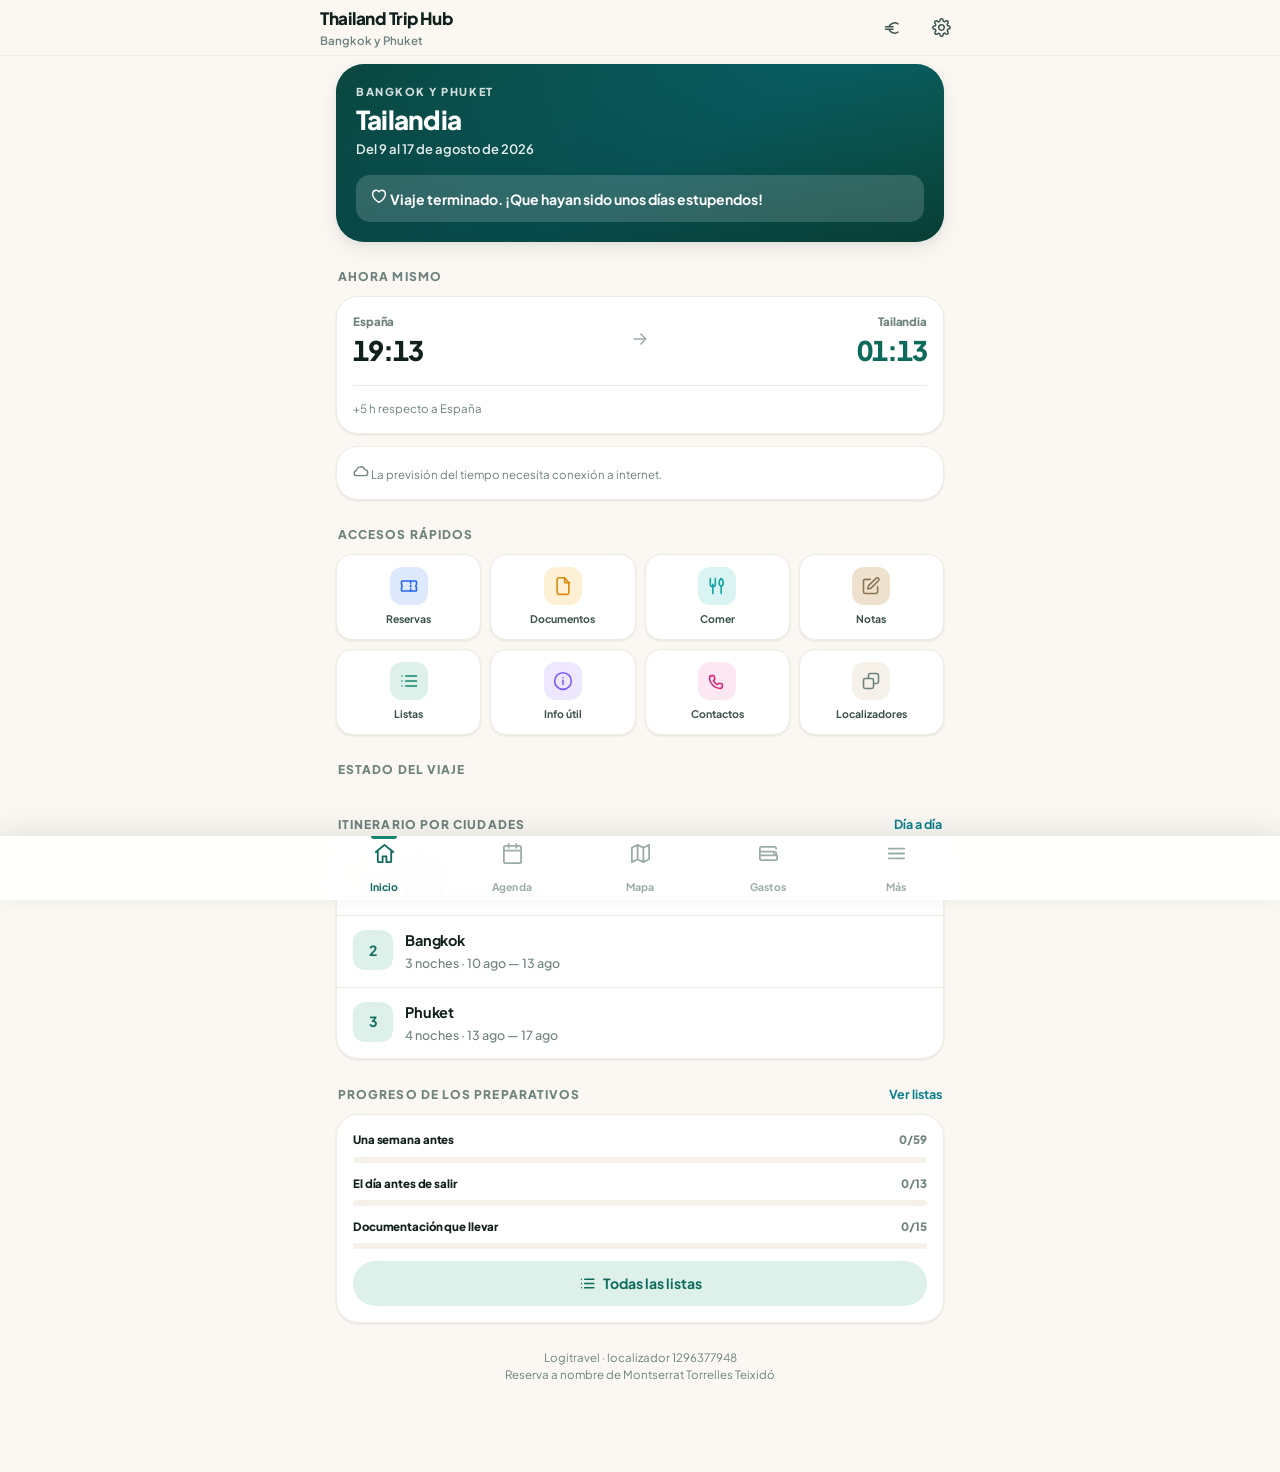
<file: docs/index.html>
<!DOCTYPE html>
<html lang="es">
<head>
<meta charset="utf-8">
<meta name="viewport" content="width=device-width, initial-scale=1, viewport-fit=cover, maximum-scale=5">
<title>Thailand Trip Hub</title>
<meta name="description" content="Organizador del viaje a Tailandia: agenda, vuelos, hoteles, excursiones, mapa, documentos, listas y gastos.">
<meta name="robots" content="noindex, nofollow, noarchive">
<meta name="googlebot" content="noindex, nofollow">
<meta name="theme-color" content="#0B4F45">
<meta name="apple-mobile-web-app-capable" content="yes">
<meta name="apple-mobile-web-app-status-bar-style" content="black-translucent">
<meta name="apple-mobile-web-app-title" content="Tailandia">
<link rel="manifest" href="./manifest.webmanifest">
<link rel="icon" href="./assets/icons/icon.svg" type="image/svg+xml">
<link rel="apple-touch-icon" href="./assets/icons/icon-192.png">
<link rel="preconnect" href="https://fonts.googleapis.com">
<link rel="preconnect" href="https://fonts.gstatic.com" crossorigin>
<link href="https://fonts.googleapis.com/css2?family=Plus+Jakarta+Sans:wght@400;500;600;700;800&display=swap" rel="stylesheet">
<link rel="stylesheet" href="./vendor/leaflet.css">
<link rel="stylesheet" href="./css/styles.css">
</head>
<body>

<div id="boot" class="boot">
  <div class="boot-mark">
    <svg viewBox="0 0 48 48" width="56" height="56" aria-hidden="true">
      <circle cx="24" cy="24" r="22" fill="none" stroke="rgba(255,255,255,.25)" stroke-width="3"/>
      <circle cx="24" cy="24" r="22" fill="none" stroke="#FFB4A2" stroke-width="3"
              stroke-linecap="round" stroke-dasharray="34 104">
        <animateTransform attributeName="transform" type="rotate" from="0 24 24" to="360 24 24"
                          dur="1s" repeatCount="indefinite"/>
      </circle>
    </svg>
    <p>Thailand Trip Hub</p>
  </div>
</div>

<div id="app" hidden>
  <header id="topbar" class="topbar"></header>
  <main id="view" class="view" tabindex="-1"></main>
  <nav id="tabbar" class="tabbar" aria-label="Navegación principal"></nav>
</div>

<div id="modal-root"></div>
<div id="toast-root" class="toast-root" role="status" aria-live="polite"></div>

<noscript>
  <div style="padding:2rem;font-family:sans-serif">
    Esta aplicación necesita JavaScript activado.
  </div>
</noscript>

<script src="./vendor/leaflet.js" defer></script>
<script type="module" src="./js/app.js"></script>
</body>
</html>
</file>
<file: docs/vendor/leaflet.css>
/* required styles */

.leaflet-pane,
.leaflet-tile,
.leaflet-marker-icon,
.leaflet-marker-shadow,
.leaflet-tile-container,
.leaflet-pane > svg,
.leaflet-pane > canvas,
.leaflet-zoom-box,
.leaflet-image-layer,
.leaflet-layer {
	position: absolute;
	left: 0;
	top: 0;
	}
.leaflet-container {
	overflow: hidden;
	}
.leaflet-tile,
.leaflet-marker-icon,
.leaflet-marker-shadow {
	-webkit-user-select: none;
	   -moz-user-select: none;
	        user-select: none;
	  -webkit-user-drag: none;
	}
/* Prevents IE11 from highlighting tiles in blue */
.leaflet-tile::selection {
	background: transparent;
}
/* Safari renders non-retina tile on retina better with this, but Chrome is worse */
.leaflet-safari .leaflet-tile {
	image-rendering: -webkit-optimize-contrast;
	}
/* hack that prevents hw layers "stretching" when loading new tiles */
.leaflet-safari .leaflet-tile-container {
	width: 1600px;
	height: 1600px;
	-webkit-transform-origin: 0 0;
	}
.leaflet-marker-icon,
.leaflet-marker-shadow {
	display: block;
	}
/* .leaflet-container svg: reset svg max-width decleration shipped in Joomla! (joomla.org) 3.x */
/* .leaflet-container img: map is broken in FF if you have max-width: 100% on tiles */
.leaflet-container .leaflet-overlay-pane svg {
	max-width: none !important;
	max-height: none !important;
	}
.leaflet-container .leaflet-marker-pane img,
.leaflet-container .leaflet-shadow-pane img,
.leaflet-container .leaflet-tile-pane img,
.leaflet-container img.leaflet-image-layer,
.leaflet-container .leaflet-tile {
	max-width: none !important;
	max-height: none !important;
	width: auto;
	padding: 0;
	}

.leaflet-container img.leaflet-tile {
	/* See: https://bugs.chromium.org/p/chromium/issues/detail?id=600120 */
	mix-blend-mode: plus-lighter;
}

.leaflet-container.leaflet-touch-zoom {
	-ms-touch-action: pan-x pan-y;
	touch-action: pan-x pan-y;
	}
.leaflet-container.leaflet-touch-drag {
	-ms-touch-action: pinch-zoom;
	/* Fallback for FF which doesn't support pinch-zoom */
	touch-action: none;
	touch-action: pinch-zoom;
}
.leaflet-container.leaflet-touch-drag.leaflet-touch-zoom {
	-ms-touch-action: none;
	touch-action: none;
}
.leaflet-container {
	-webkit-tap-highlight-color: transparent;
}
.leaflet-container a {
	-webkit-tap-highlight-color: rgba(51, 181, 229, 0.4);
}
.leaflet-tile {
	filter: inherit;
	visibility: hidden;
	}
.leaflet-tile-loaded {
	visibility: inherit;
	}
.leaflet-zoom-box {
	width: 0;
	height: 0;
	-moz-box-sizing: border-box;
	     box-sizing: border-box;
	z-index: 800;
	}
/* workaround for https://bugzilla.mozilla.org/show_bug.cgi?id=888319 */
.leaflet-overlay-pane svg {
	-moz-user-select: none;
	}

.leaflet-pane         { z-index: 400; }

.leaflet-tile-pane    { z-index: 200; }
.leaflet-overlay-pane { z-index: 400; }
.leaflet-shadow-pane  { z-index: 500; }
.leaflet-marker-pane  { z-index: 600; }
.leaflet-tooltip-pane   { z-index: 650; }
.leaflet-popup-pane   { z-index: 700; }

.leaflet-map-pane canvas { z-index: 100; }
.leaflet-map-pane svg    { z-index: 200; }

.leaflet-vml-shape {
	width: 1px;
	height: 1px;
	}
.lvml {
	behavior: url(#default#VML);
	display: inline-block;
	position: absolute;
	}


/* control positioning */

.leaflet-control {
	position: relative;
	z-index: 800;
	pointer-events: visiblePainted; /* IE 9-10 doesn't have auto */
	pointer-events: auto;
	}
.leaflet-top,
.leaflet-bottom {
	position: absolute;
	z-index: 1000;
	pointer-events: none;
	}
.leaflet-top {
	top: 0;
	}
.leaflet-right {
	right: 0;
	}
.leaflet-bottom {
	bottom: 0;
	}
.leaflet-left {
	left: 0;
	}
.leaflet-control {
	float: left;
	clear: both;
	}
.leaflet-right .leaflet-control {
	float: right;
	}
.leaflet-top .leaflet-control {
	margin-top: 10px;
	}
.leaflet-bottom .leaflet-control {
	margin-bottom: 10px;
	}
.leaflet-left .leaflet-control {
	margin-left: 10px;
	}
.leaflet-right .leaflet-control {
	margin-right: 10px;
	}


/* zoom and fade animations */

.leaflet-fade-anim .leaflet-popup {
	opacity: 0;
	-webkit-transition: opacity 0.2s linear;
	   -moz-transition: opacity 0.2s linear;
	        transition: opacity 0.2s linear;
	}
.leaflet-fade-anim .leaflet-map-pane .leaflet-popup {
	opacity: 1;
	}
.leaflet-zoom-animated {
	-webkit-transform-origin: 0 0;
	    -ms-transform-origin: 0 0;
	        transform-origin: 0 0;
	}
svg.leaflet-zoom-animated {
	will-change: transform;
}

.leaflet-zoom-anim .leaflet-zoom-animated {
	-webkit-transition: -webkit-transform 0.25s cubic-bezier(0,0,0.25,1);
	   -moz-transition:    -moz-transform 0.25s cubic-bezier(0,0,0.25,1);
	        transition:         transform 0.25s cubic-bezier(0,0,0.25,1);
	}
.leaflet-zoom-anim .leaflet-tile,
.leaflet-pan-anim .leaflet-tile {
	-webkit-transition: none;
	   -moz-transition: none;
	        transition: none;
	}

.leaflet-zoom-anim .leaflet-zoom-hide {
	visibility: hidden;
	}


/* cursors */

.leaflet-interactive {
	cursor: pointer;
	}
.leaflet-grab {
	cursor: -webkit-grab;
	cursor:    -moz-grab;
	cursor:         grab;
	}
.leaflet-crosshair,
.leaflet-crosshair .leaflet-interactive {
	cursor: crosshair;
	}
.leaflet-popup-pane,
.leaflet-control {
	cursor: auto;
	}
.leaflet-dragging .leaflet-grab,
.leaflet-dragging .leaflet-grab .leaflet-interactive,
.leaflet-dragging .leaflet-marker-draggable {
	cursor: move;
	cursor: -webkit-grabbing;
	cursor:    -moz-grabbing;
	cursor:         grabbing;
	}

/* marker & overlays interactivity */
.leaflet-marker-icon,
.leaflet-marker-shadow,
.leaflet-image-layer,
.leaflet-pane > svg path,
.leaflet-tile-container {
	pointer-events: none;
	}

.leaflet-marker-icon.leaflet-interactive,
.leaflet-image-layer.leaflet-interactive,
.leaflet-pane > svg path.leaflet-interactive,
svg.leaflet-image-layer.leaflet-interactive path {
	pointer-events: visiblePainted; /* IE 9-10 doesn't have auto */
	pointer-events: auto;
	}

/* visual tweaks */

.leaflet-container {
	background: #ddd;
	outline-offset: 1px;
	}
.leaflet-container a {
	color: #0078A8;
	}
.leaflet-zoom-box {
	border: 2px dotted #38f;
	background: rgba(255,255,255,0.5);
	}


/* general typography */
.leaflet-container {
	font-family: "Helvetica Neue", Arial, Helvetica, sans-serif;
	font-size: 12px;
	font-size: 0.75rem;
	line-height: 1.5;
	}


/* general toolbar styles */

.leaflet-bar {
	box-shadow: 0 1px 5px rgba(0,0,0,0.65);
	border-radius: 4px;
	}
.leaflet-bar a {
	background-color: #fff;
	border-bottom: 1px solid #ccc;
	width: 26px;
	height: 26px;
	line-height: 26px;
	display: block;
	text-align: center;
	text-decoration: none;
	color: black;
	}
.leaflet-bar a,
.leaflet-control-layers-toggle {
	background-position: 50% 50%;
	background-repeat: no-repeat;
	display: block;
	}
.leaflet-bar a:hover,
.leaflet-bar a:focus {
	background-color: #f4f4f4;
	}
.leaflet-bar a:first-child {
	border-top-left-radius: 4px;
	border-top-right-radius: 4px;
	}
.leaflet-bar a:last-child {
	border-bottom-left-radius: 4px;
	border-bottom-right-radius: 4px;
	border-bottom: none;
	}
.leaflet-bar a.leaflet-disabled {
	cursor: default;
	background-color: #f4f4f4;
	color: #bbb;
	}

.leaflet-touch .leaflet-bar a {
	width: 30px;
	height: 30px;
	line-height: 30px;
	}
.leaflet-touch .leaflet-bar a:first-child {
	border-top-left-radius: 2px;
	border-top-right-radius: 2px;
	}
.leaflet-touch .leaflet-bar a:last-child {
	border-bottom-left-radius: 2px;
	border-bottom-right-radius: 2px;
	}

/* zoom control */

.leaflet-control-zoom-in,
.leaflet-control-zoom-out {
	font: bold 18px 'Lucida Console', Monaco, monospace;
	text-indent: 1px;
	}

.leaflet-touch .leaflet-control-zoom-in, .leaflet-touch .leaflet-control-zoom-out  {
	font-size: 22px;
	}


/* layers control */

.leaflet-control-layers {
	box-shadow: 0 1px 5px rgba(0,0,0,0.4);
	background: #fff;
	border-radius: 5px;
	}
.leaflet-control-layers-toggle {
	background-image: url(images/layers.png);
	width: 36px;
	height: 36px;
	}
.leaflet-retina .leaflet-control-layers-toggle {
	background-image: url(images/layers-2x.png);
	background-size: 26px 26px;
	}
.leaflet-touch .leaflet-control-layers-toggle {
	width: 44px;
	height: 44px;
	}
.leaflet-control-layers .leaflet-control-layers-list,
.leaflet-control-layers-expanded .leaflet-control-layers-toggle {
	display: none;
	}
.leaflet-control-layers-expanded .leaflet-control-layers-list {
	display: block;
	position: relative;
	}
.leaflet-control-layers-expanded {
	padding: 6px 10px 6px 6px;
	color: #333;
	background: #fff;
	}
.leaflet-control-layers-scrollbar {
	overflow-y: scroll;
	overflow-x: hidden;
	padding-right: 5px;
	}
.leaflet-control-layers-selector {
	margin-top: 2px;
	position: relative;
	top: 1px;
	}
.leaflet-control-layers label {
	display: block;
	font-size: 13px;
	font-size: 1.08333em;
	}
.leaflet-control-layers-separator {
	height: 0;
	border-top: 1px solid #ddd;
	margin: 5px -10px 5px -6px;
	}

/* Default icon URLs */
.leaflet-default-icon-path { /* used only in path-guessing heuristic, see L.Icon.Default */
	background-image: url(images/marker-icon.png);
	}


/* attribution and scale controls */

.leaflet-container .leaflet-control-attribution {
	background: #fff;
	background: rgba(255, 255, 255, 0.8);
	margin: 0;
	}
.leaflet-control-attribution,
.leaflet-control-scale-line {
	padding: 0 5px;
	color: #333;
	line-height: 1.4;
	}
.leaflet-control-attribution a {
	text-decoration: none;
	}
.leaflet-control-attribution a:hover,
.leaflet-control-attribution a:focus {
	text-decoration: underline;
	}
.leaflet-attribution-flag {
	display: inline !important;
	vertical-align: baseline !important;
	width: 1em;
	height: 0.6669em;
	}
.leaflet-left .leaflet-control-scale {
	margin-left: 5px;
	}
.leaflet-bottom .leaflet-control-scale {
	margin-bottom: 5px;
	}
.leaflet-control-scale-line {
	border: 2px solid #777;
	border-top: none;
	line-height: 1.1;
	padding: 2px 5px 1px;
	white-space: nowrap;
	-moz-box-sizing: border-box;
	     box-sizing: border-box;
	background: rgba(255, 255, 255, 0.8);
	text-shadow: 1px 1px #fff;
	}
.leaflet-control-scale-line:not(:first-child) {
	border-top: 2px solid #777;
	border-bottom: none;
	margin-top: -2px;
	}
.leaflet-control-scale-line:not(:first-child):not(:last-child) {
	border-bottom: 2px solid #777;
	}

.leaflet-touch .leaflet-control-attribution,
.leaflet-touch .leaflet-control-layers,
.leaflet-touch .leaflet-bar {
	box-shadow: none;
	}
.leaflet-touch .leaflet-control-layers,
.leaflet-touch .leaflet-bar {
	border: 2px solid rgba(0,0,0,0.2);
	background-clip: padding-box;
	}


/* popup */

.leaflet-popup {
	position: absolute;
	text-align: center;
	margin-bottom: 20px;
	}
.leaflet-popup-content-wrapper {
	padding: 1px;
	text-align: left;
	border-radius: 12px;
	}
.leaflet-popup-content {
	margin: 13px 24px 13px 20px;
	line-height: 1.3;
	font-size: 13px;
	font-size: 1.08333em;
	min-height: 1px;
	}
.leaflet-popup-content p {
	margin: 17px 0;
	margin: 1.3em 0;
	}
.leaflet-popup-tip-container {
	width: 40px;
	height: 20px;
	position: absolute;
	left: 50%;
	margin-top: -1px;
	margin-left: -20px;
	overflow: hidden;
	pointer-events: none;
	}
.leaflet-popup-tip {
	width: 17px;
	height: 17px;
	padding: 1px;

	margin: -10px auto 0;
	pointer-events: auto;

	-webkit-transform: rotate(45deg);
	   -moz-transform: rotate(45deg);
	    -ms-transform: rotate(45deg);
	        transform: rotate(45deg);
	}
.leaflet-popup-content-wrapper,
.leaflet-popup-tip {
	background: white;
	color: #333;
	box-shadow: 0 3px 14px rgba(0,0,0,0.4);
	}
.leaflet-container a.leaflet-popup-close-button {
	position: absolute;
	top: 0;
	right: 0;
	border: none;
	text-align: center;
	width: 24px;
	height: 24px;
	font: 16px/24px Tahoma, Verdana, sans-serif;
	color: #757575;
	text-decoration: none;
	background: transparent;
	}
.leaflet-container a.leaflet-popup-close-button:hover,
.leaflet-container a.leaflet-popup-close-button:focus {
	color: #585858;
	}
.leaflet-popup-scrolled {
	overflow: auto;
	}

.leaflet-oldie .leaflet-popup-content-wrapper {
	-ms-zoom: 1;
	}
.leaflet-oldie .leaflet-popup-tip {
	width: 24px;
	margin: 0 auto;

	-ms-filter: "progid:DXImageTransform.Microsoft.Matrix(M11=0.70710678, M12=0.70710678, M21=-0.70710678, M22=0.70710678)";
	filter: progid:DXImageTransform.Microsoft.Matrix(M11=0.70710678, M12=0.70710678, M21=-0.70710678, M22=0.70710678);
	}

.leaflet-oldie .leaflet-control-zoom,
.leaflet-oldie .leaflet-control-layers,
.leaflet-oldie .leaflet-popup-content-wrapper,
.leaflet-oldie .leaflet-popup-tip {
	border: 1px solid #999;
	}


/* div icon */

.leaflet-div-icon {
	background: #fff;
	border: 1px solid #666;
	}


/* Tooltip */
/* Base styles for the element that has a tooltip */
.leaflet-tooltip {
	position: absolute;
	padding: 6px;
	background-color: #fff;
	border: 1px solid #fff;
	border-radius: 3px;
	color: #222;
	white-space: nowrap;
	-webkit-user-select: none;
	-moz-user-select: none;
	-ms-user-select: none;
	user-select: none;
	pointer-events: none;
	box-shadow: 0 1px 3px rgba(0,0,0,0.4);
	}
.leaflet-tooltip.leaflet-interactive {
	cursor: pointer;
	pointer-events: auto;
	}
.leaflet-tooltip-top:before,
.leaflet-tooltip-bottom:before,
.leaflet-tooltip-left:before,
.leaflet-tooltip-right:before {
	position: absolute;
	pointer-events: none;
	border: 6px solid transparent;
	background: transparent;
	content: "";
	}

/* Directions */

.leaflet-tooltip-bottom {
	margin-top: 6px;
}
.leaflet-tooltip-top {
	margin-top: -6px;
}
.leaflet-tooltip-bottom:before,
.leaflet-tooltip-top:before {
	left: 50%;
	margin-left: -6px;
	}
.leaflet-tooltip-top:before {
	bottom: 0;
	margin-bottom: -12px;
	border-top-color: #fff;
	}
.leaflet-tooltip-bottom:before {
	top: 0;
	margin-top: -12px;
	margin-left: -6px;
	border-bottom-color: #fff;
	}
.leaflet-tooltip-left {
	margin-left: -6px;
}
.leaflet-tooltip-right {
	margin-left: 6px;
}
.leaflet-tooltip-left:before,
.leaflet-tooltip-right:before {
	top: 50%;
	margin-top: -6px;
	}
.leaflet-tooltip-left:before {
	right: 0;
	margin-right: -12px;
	border-left-color: #fff;
	}
.leaflet-tooltip-right:before {
	left: 0;
	margin-left: -12px;
	border-right-color: #fff;
	}

/* Printing */

@media print {
	/* Prevent printers from removing background-images of controls. */
	.leaflet-control {
		-webkit-print-color-adjust: exact;
		print-color-adjust: exact;
		}
	}
</file>
<file: docs/css/styles.css>
/* ==========================================================================
   THAILAND TRIP HUB — Sistema de diseño
   Verde tropical · Turquesa · Coral · Arena · Blanco
   ========================================================================== */

:root {
  /* Paleta */
  --green-900:#062E29; --green-800:#0B4F45; --green-700:#0E6B5C;
  --green-600:#12876F; --green-500:#1AA383; --green-100:#DDF1EA;

  --teal-700:#0B7F8C; --teal-600:#0FA3A3; --teal-500:#19C2BE; --teal-100:#DAF4F3;

  --coral-700:#C9503A; --coral-600:#E8664B; --coral-500:#FF8368; --coral-100:#FFE6DF;

  --sand-700:#8A7454; --sand-500:#D8C4A5; --sand-300:#EEE2CE; --sand-100:#F8F1E6;

  --amber-600:#D98A0B; --amber-100:#FDF0D5;
  --violet-600:#7A5AF8; --violet-100:#EDE8FF;
  --blue-600:#2563EB;  --blue-100:#DEE9FE;
  --pink-600:#DB2777;  --pink-100:#FCE7F3;
  --red-600:#DC2626;   --red-100:#FEE2E2;

  --ink:#10201D; --ink-2:#3C534E; --ink-3:#6D827D; --ink-4:#9CADA9;
  --line:#E6E1D8; --line-2:#F0ECE4;
  --bg:#FBF8F3; --surface:#FFFFFF; --surface-2:#F6F2EA;

  /* Tipografía */
  --font: "Plus Jakarta Sans", -apple-system, BlinkMacSystemFont, "Segoe UI",
          Roboto, "Helvetica Neue", Arial, sans-serif;

  /* Formas */
  --r-sm:10px; --r:16px; --r-lg:22px; --r-xl:28px; --r-full:999px;

  /* Sombras */
  --sh-1:0 1px 2px rgba(16,32,29,.05), 0 1px 3px rgba(16,32,29,.05);
  --sh-2:0 2px 6px rgba(16,32,29,.06), 0 8px 20px rgba(16,32,29,.07);
  --sh-3:0 10px 34px rgba(16,32,29,.13);
  --sh-up:0 -6px 24px rgba(16,32,29,.09);

  /* Medidas */
  --tabbar-h:64px;
  --topbar-h:56px;
  --pad:16px;
  --maxw:640px;

  --safe-b: env(safe-area-inset-bottom, 0px);
  --safe-t: env(safe-area-inset-top, 0px);
}

/* --------------------------------------------------------------- Reset -- */
*,*::before,*::after{box-sizing:border-box}
html{-webkit-text-size-adjust:100%}
body{
  margin:0; font-family:var(--font); background:var(--bg); color:var(--ink);
  font-size:15px; line-height:1.5; -webkit-font-smoothing:antialiased;
  overscroll-behavior-y:none;
}
h1,h2,h3,h4,p,figure,ul,ol{margin:0}
ul,ol{padding:0;list-style:none}
img{max-width:100%;display:block}
button,input,select,textarea{font:inherit;color:inherit}
button{background:none;border:0;padding:0;cursor:pointer;-webkit-tap-highlight-color:transparent}
a{color:var(--teal-700);text-decoration:none}
a:hover{text-decoration:underline}
:focus-visible{outline:2.5px solid var(--teal-600);outline-offset:2px;border-radius:6px}
[hidden]{display:none !important}

/* --------------------------------------------------------------- Boot --- */
.boot{
  position:fixed;inset:0;z-index:9999;display:grid;place-items:center;
  background:linear-gradient(160deg,var(--green-800),var(--teal-700) 60%,var(--green-700));
  color:#fff;transition:opacity .35s ease;
}
.boot.hide{opacity:0;pointer-events:none}
.boot-mark{display:grid;justify-items:center;gap:14px}
.boot-mark p{font-weight:800;letter-spacing:.02em;font-size:15px;opacity:.9}

/* -------------------------------------------------------------- Layout -- */
#app{min-height:100dvh;display:flex;flex-direction:column}
.view{
  flex:1;width:100%;max-width:var(--maxw);margin-inline:auto;
  padding:calc(var(--topbar-h) + var(--safe-t) + 8px) var(--pad)
          calc(var(--tabbar-h) + var(--safe-b) + 24px);
}
.view:focus{outline:none}

/* -------------------------------------------------------------- Topbar -- */
.topbar{
  position:fixed;top:0;left:0;right:0;z-index:60;
  height:calc(var(--topbar-h) + var(--safe-t));padding-top:var(--safe-t);
  display:flex;align-items:center;gap:10px;
  padding-inline:var(--pad);
  background:rgba(251,248,243,.86);backdrop-filter:saturate(180%) blur(14px);
  -webkit-backdrop-filter:saturate(180%) blur(14px);
  border-bottom:1px solid var(--line-2);
}
.topbar-inner{width:100%;max-width:var(--maxw);margin-inline:auto;display:flex;align-items:center;gap:10px}
.topbar h1{font-size:17px;font-weight:800;letter-spacing:-.015em;flex:1;
  white-space:nowrap;overflow:hidden;text-overflow:ellipsis}
.topbar .sub{display:block;font-size:11.5px;font-weight:600;color:var(--ink-3);letter-spacing:0}
.icon-btn{
  width:38px;height:38px;border-radius:var(--r-full);display:grid;place-items:center;
  color:var(--ink-2);flex:none;transition:background .15s;
}
.icon-btn:hover{background:var(--surface-2)}
.icon-btn.primary{background:var(--green-700);color:#fff}
.icon-btn.primary:hover{background:var(--green-800)}

/* -------------------------------------------------------------- Tabbar -- */
.tabbar{
  position:fixed;bottom:0;left:0;right:0;z-index:60;
  padding-bottom:var(--safe-b);
  background:rgba(255,255,255,.93);backdrop-filter:saturate(180%) blur(16px);
  -webkit-backdrop-filter:saturate(180%) blur(16px);
  border-top:1px solid var(--line-2);box-shadow:var(--sh-up);
}
.tabbar-inner{
  max-width:var(--maxw);margin-inline:auto;height:var(--tabbar-h);
  display:grid;grid-template-columns:repeat(5,1fr);
}
.tab{
  display:grid;place-items:center;gap:3px;color:var(--ink-4);
  font-size:10.5px;font-weight:700;letter-spacing:.01em;position:relative;
  transition:color .15s;
}
.tab svg{width:23px;height:23px}
.tab.active{color:var(--green-700)}
.tab.active::before{
  content:"";position:absolute;top:0;width:26px;height:3px;border-radius:0 0 4px 4px;
  background:var(--green-600);
}
.tab .dot{position:absolute;top:8px;right:calc(50% - 18px);width:7px;height:7px;
  border-radius:50%;background:var(--coral-600);box-shadow:0 0 0 2px #fff}

/* --------------------------------------------------------------- Cards -- */
.card{
  background:var(--surface);border:1px solid var(--line-2);border-radius:var(--r-lg);
  box-shadow:var(--sh-1);overflow:hidden;
}
.card-pad{padding:16px}
.card-btn{display:block;width:100%;text-align:left}
.card-btn:active{transform:scale(.988)}
.card,.card-btn{transition:transform .12s ease, box-shadow .18s ease}

.stack{display:grid;gap:12px}
.stack-lg{display:grid;gap:20px}
.row{display:flex;align-items:center;gap:10px}
.row-between{display:flex;align-items:center;justify-content:space-between;gap:10px}
.wrap{flex-wrap:wrap}
.grow{flex:1;min-width:0}

.section-head{display:flex;align-items:baseline;justify-content:space-between;gap:12px;margin:26px 2px 10px}
.section-head:first-child{margin-top:6px}
.section-head h2{font-size:12px;font-weight:800;text-transform:uppercase;letter-spacing:.09em;color:var(--ink-3)}
.section-head .link{font-size:12.5px;font-weight:700;color:var(--teal-700)}

/* --------------------------------------------------------------- Hero --- */
.hero{
  position:relative;border-radius:var(--r-xl);overflow:hidden;color:#fff;
  background:linear-gradient(150deg,var(--green-800) 0%,var(--teal-700) 55%,var(--green-600) 100%);
  box-shadow:var(--sh-2);
}
.hero-bg{position:absolute;inset:0;object-fit:cover;width:100%;height:100%;opacity:.34}
.hero::after{
  content:"";position:absolute;inset:0;
  background:linear-gradient(170deg,rgba(6,46,41,.25),rgba(6,46,41,.82));
}
.hero-in{position:relative;z-index:2;padding:20px}
.hero .eyebrow{font-size:11px;font-weight:800;letter-spacing:.14em;text-transform:uppercase;opacity:.82}
.hero h2{font-size:26px;font-weight:800;letter-spacing:-.03em;margin-top:4px;line-height:1.12}
.hero .dates{font-size:13px;font-weight:600;opacity:.9;margin-top:6px}

.cd-lead{
  display:flex;align-items:baseline;gap:10px;margin-top:18px;
  background:rgba(255,255,255,.16);border:1px solid rgba(255,255,255,.22);
  border-radius:16px;padding:12px 16px;backdrop-filter:blur(4px);
}
.cd-lead b{font-size:38px;font-weight:800;letter-spacing:-.05em;line-height:1;font-variant-numeric:tabular-nums}
.cd-lead span{font-size:13.5px;font-weight:700;letter-spacing:.01em;opacity:.9}

.countdown{display:grid;grid-template-columns:repeat(4,1fr);gap:8px;margin-top:18px}
.countdown.three{grid-template-columns:repeat(3,1fr);margin-top:8px}
.cd-cell{
  background:rgba(255,255,255,.15);border:1px solid rgba(255,255,255,.2);
  border-radius:14px;padding:9px 4px;text-align:center;backdrop-filter:blur(4px);
}
.cd-cell b{display:block;font-size:21px;font-weight:800;letter-spacing:-.03em;font-variant-numeric:tabular-nums}
.cd-cell span{font-size:9.5px;font-weight:700;text-transform:uppercase;letter-spacing:.07em;opacity:.8;white-space:nowrap}
.cd-live{
  margin-top:16px;background:rgba(255,255,255,.16);border-radius:14px;padding:12px 14px;
  font-size:14px;font-weight:700;
}

/* ------------------------------------------------------------ Quick nav - */
.quick{display:grid;grid-template-columns:repeat(4,1fr);gap:9px}
.quick-item{display:grid;justify-items:center;gap:6px;padding:12px 4px;
  background:var(--surface);border:1px solid var(--line-2);border-radius:var(--r);
  box-shadow:var(--sh-1);font-size:10.5px;font-weight:700;color:var(--ink-2);text-align:center}
.quick-item:active{transform:scale(.95)}
.quick-item .ic{width:38px;height:38px;border-radius:12px;display:grid;place-items:center}
.quick-item .ic svg{width:20px;height:20px}

/* ------------------------------------------------------------- Pills ---- */
.pill{
  display:inline-flex;align-items:center;gap:5px;padding:4px 10px;border-radius:var(--r-full);
  font-size:11px;font-weight:700;letter-spacing:.01em;white-space:nowrap;
  background:var(--surface-2);color:var(--ink-2);
}
.pill svg{width:13px;height:13px}
.pill.solid{color:#fff}
.pill-ok{background:var(--green-100);color:var(--green-700)}
.pill-warn{background:var(--amber-100);color:#8A5B04}
.pill-danger{background:var(--red-100);color:var(--red-600)}
.pill-info{background:var(--teal-100);color:var(--teal-700)}
.pill-muted{background:var(--surface-2);color:var(--ink-3)}

.chipbar{display:flex;gap:7px;overflow-x:auto;padding:2px 2px 8px;margin-inline:-2px;
  scrollbar-width:none;-ms-overflow-style:none}
.chipbar::-webkit-scrollbar{display:none}
.chip{
  flex:none;padding:7px 13px;border-radius:var(--r-full);font-size:12.5px;font-weight:700;
  background:var(--surface);border:1px solid var(--line);color:var(--ink-2);
}
.chip.on{background:var(--green-700);border-color:var(--green-700);color:#fff}

/* ------------------------------------------------------------- Buttons -- */
.btn{
  display:inline-flex;align-items:center;justify-content:center;gap:7px;
  padding:12px 18px;border-radius:var(--r-full);font-size:14px;font-weight:700;
  background:var(--green-700);color:#fff;box-shadow:var(--sh-1);transition:transform .1s,filter .15s;
}
.btn svg{width:17px;height:17px}
.btn:hover{filter:brightness(1.07);text-decoration:none}
.btn:active{transform:scale(.97)}
.btn.block{width:100%}
.btn.ghost{background:var(--surface);color:var(--ink-2);border:1px solid var(--line)}
.btn.soft{background:var(--green-100);color:var(--green-700);box-shadow:none}
.btn.coral{background:var(--coral-600)}
.btn.danger{background:var(--red-600)}
.btn.sm{padding:8px 14px;font-size:12.5px}
.btn[disabled]{opacity:.5;pointer-events:none}

.fab{
  position:fixed;right:calc((100vw - var(--maxw))/2 + var(--pad));
  bottom:calc(var(--tabbar-h) + var(--safe-b) + 16px);z-index:55;
  width:56px;height:56px;border-radius:var(--r-full);background:var(--coral-600);color:#fff;
  display:grid;place-items:center;box-shadow:0 8px 24px rgba(232,102,75,.42);
}
@media (max-width:672px){ .fab{right:var(--pad)} }
.fab svg{width:25px;height:25px}
.fab:active{transform:scale(.93)}

/* ------------------------------------------------------------ List rows - */
.lrow{display:flex;gap:12px;align-items:flex-start;padding:14px 16px;width:100%;text-align:left}
.lrow + .lrow{border-top:1px solid var(--line-2)}
.lrow .ic{width:40px;height:40px;border-radius:12px;display:grid;place-items:center;flex:none}
.lrow .ic svg{width:19px;height:19px}
.lrow .tt{font-size:14.5px;font-weight:700;letter-spacing:-.01em}
.lrow .st{font-size:12.5px;color:var(--ink-3);font-weight:500;margin-top:2px}
.lrow .rt{margin-left:auto;text-align:right;flex:none;font-size:12px;color:var(--ink-3);font-weight:700}
.lrow .chev{color:var(--ink-4);flex:none;align-self:center}
.lrow .chev svg{width:17px;height:17px}

/* ------------------------------------------------------------- Timeline - */
.day-head{
  position:sticky;top:calc(var(--topbar-h) + var(--safe-t));z-index:30;
  display:flex;align-items:center;gap:10px;padding:10px 2px;margin-top:16px;
  background:linear-gradient(var(--bg) 72%,rgba(251,248,243,0));
}
.day-head .num{
  width:42px;height:42px;border-radius:13px;background:var(--green-800);color:#fff;
  display:grid;place-items:center;line-height:1;flex:none;
}
.day-head .num b{font-size:16px;font-weight:800}
.day-head .num span{font-size:8.5px;text-transform:uppercase;letter-spacing:.09em;opacity:.8}
.day-head .lbl{font-size:14.5px;font-weight:800;letter-spacing:-.01em}
.day-head .loc{font-size:11.5px;color:var(--ink-3);font-weight:600}
.day-head.today .num{background:var(--coral-600)}

.tl{position:relative;padding-left:66px}
.tl::before{content:"";position:absolute;left:53px;top:6px;bottom:6px;width:2px;
  background:linear-gradient(var(--line),var(--line-2));border-radius:2px}
.tl-item{position:relative;margin-bottom:10px}
.tl-item .time{
  position:absolute;left:-66px;top:15px;width:44px;text-align:right;
  font-size:12px;font-weight:800;color:var(--ink-2);font-variant-numeric:tabular-nums;
  letter-spacing:-.02em;
}
.tl-item .time small{display:block;font-weight:600;color:var(--ink-4);font-size:10.5px;margin-top:1px}
.tl-item .knob{
  position:absolute;left:-18px;top:19px;width:11px;height:11px;border-radius:50%;
  border:2.5px solid var(--bg);box-shadow:0 0 0 1.5px var(--line);z-index:2;
}

/* ---------------------------------------------------------- Cat colours - */
.c-vuelo    {--cc:var(--blue-600);   --cb:var(--blue-100)}
.c-traslado {--cc:var(--violet-600); --cb:var(--violet-100)}
.c-hotel    {--cc:var(--green-600);  --cb:var(--green-100)}
.c-excursion{--cc:var(--coral-600);  --cb:var(--coral-100)}
.c-comida   {--cc:var(--amber-600);  --cb:var(--amber-100)}
.c-visita   {--cc:var(--teal-600);   --cb:var(--teal-100)}
.c-libre    {--cc:var(--sand-700);   --cb:var(--sand-300)}
.c-otros    {--cc:var(--ink-3);      --cb:var(--surface-2)}
.c-tren,.c-autobus,.c-ferri,.c-local{--cc:var(--pink-600);--cb:var(--pink-100)}
.tinted{background:var(--cb);color:var(--cc)}
.knob{background:var(--cc)}

/* --------------------------------------------------------------- Stats -- */
.stats{display:grid;grid-template-columns:repeat(auto-fit,minmax(96px,1fr));gap:9px}
.stat{background:var(--surface);border:1px solid var(--line-2);border-radius:var(--r);
  padding:13px 12px;box-shadow:var(--sh-1)}
.stat .k{font-size:10.5px;font-weight:700;text-transform:uppercase;letter-spacing:.06em;color:var(--ink-4)}
.stat .v{font-size:19px;font-weight:800;letter-spacing:-.03em;margin-top:3px;font-variant-numeric:tabular-nums}
.stat .v small{font-size:12px;font-weight:700;color:var(--ink-3)}

/* --------------------------------------------------------- Bars / chart - */
.bars{display:grid;gap:10px}
.bar-row .row-between{margin-bottom:5px;font-size:12.5px;font-weight:700}
.bar-row .amt{color:var(--ink-3);font-variant-numeric:tabular-nums}
.bar-track{height:9px;border-radius:5px;background:var(--surface-2);overflow:hidden}
.bar-fill{height:100%;border-radius:5px;background:var(--cc,var(--teal-600));transition:width .5s cubic-bezier(.2,.8,.2,1)}

.balance{display:flex;align-items:center;gap:10px;padding:12px 16px}
.balance + .balance{border-top:1px solid var(--line-2)}
.balance .amt{margin-left:auto;font-weight:800;font-variant-numeric:tabular-nums;font-size:14.5px}
.pos{color:var(--green-600)} .neg{color:var(--coral-700)} .zero{color:var(--ink-4)}

/* ------------------------------------------------------------- Avatars -- */
.av{
  width:30px;height:30px;border-radius:50%;display:grid;place-items:center;flex:none;
  font-size:11.5px;font-weight:800;color:#fff;letter-spacing:.01em;
}
.av.sm{width:22px;height:22px;font-size:9.5px}
.av.lg{width:46px;height:46px;font-size:16px}
.av-stack{display:flex}
.av-stack .av{margin-left:-7px;box-shadow:0 0 0 2px var(--surface)}
.av-stack .av:first-child{margin-left:0}

/* --------------------------------------------------------------- Forms -- */
.field{display:grid;gap:6px;margin-bottom:14px}
.field > label{font-size:12px;font-weight:800;color:var(--ink-2);letter-spacing:.005em}
.field .hint{font-size:11.5px;color:var(--ink-4);font-weight:500}
.input,.select,.textarea{
  width:100%;padding:12px 14px;border-radius:14px;border:1.5px solid var(--line);
  background:var(--surface);font-size:15px;font-weight:500;transition:border-color .15s,box-shadow .15s;
  appearance:none;
}
.input:focus,.select:focus,.textarea:focus{
  outline:none;border-color:var(--teal-600);box-shadow:0 0 0 3.5px var(--teal-100);
}
.textarea{min-height:88px;resize:vertical;line-height:1.5}
.select{
  background-image:url("data:image/svg+xml;utf8,<svg xmlns='http://www.w3.org/2000/svg' width='16' height='16' viewBox='0 0 24 24' fill='none' stroke='%236D827D' stroke-width='2.5' stroke-linecap='round'><path d='M6 9l6 6 6-6'/></svg>");
  background-repeat:no-repeat;background-position:right 13px center;padding-right:38px;
}
.grid-2{display:grid;grid-template-columns:1fr 1fr;gap:12px}
.checkline{display:flex;align-items:center;gap:10px;padding:11px 13px;border:1.5px solid var(--line);
  border-radius:14px;background:var(--surface);font-size:14px;font-weight:600;cursor:pointer}
.checkline input{width:19px;height:19px;accent-color:var(--green-600);flex:none}
.people-pick{display:flex;flex-wrap:wrap;gap:7px}
.ppick{display:flex;align-items:center;gap:6px;padding:6px 12px 6px 6px;border-radius:var(--r-full);
  border:1.5px solid var(--line);background:var(--surface);font-size:12.5px;font-weight:700;color:var(--ink-2)}
.ppick.on{border-color:var(--green-600);background:var(--green-100);color:var(--green-700)}

/* -------------------------------------------------------------- Checks -- */
.chk{display:flex;align-items:flex-start;gap:12px;padding:12px 16px;width:100%;text-align:left}
.chk + .chk{border-top:1px solid var(--line-2)}
.chk .box{
  width:23px;height:23px;border-radius:8px;border:2px solid var(--line);flex:none;margin-top:1px;
  display:grid;place-items:center;transition:all .15s;
}
.chk .box svg{width:14px;height:14px;color:#fff;opacity:0;transform:scale(.5);transition:all .15s}
.chk.done .box{background:var(--green-600);border-color:var(--green-600)}
.chk.done .box svg{opacity:1;transform:scale(1)}
.chk.done .tt{text-decoration:line-through;color:var(--ink-4)}
.chk .tt{font-size:14.5px;font-weight:600}
.chk .meta{font-size:11.5px;color:var(--ink-4);margin-top:5px;display:flex;gap:8px;flex-wrap:wrap;align-items:center}
.chk .meta span{display:inline-flex;align-items:center;gap:5px}

.progress{height:6px;border-radius:4px;background:var(--surface-2);overflow:hidden;margin-top:8px}
.progress i{display:block;height:100%;background:var(--green-500);border-radius:4px;transition:width .4s}

/* --------------------------------------------------------------- Modal -- */
.sheet-back{
  position:fixed;inset:0;z-index:200;background:rgba(6,32,29,.45);
  backdrop-filter:blur(3px);opacity:0;transition:opacity .25s;
  display:flex;align-items:flex-end;justify-content:center;
}
.sheet-back.on{opacity:1}
.sheet{
  background:var(--bg);width:100%;max-width:var(--maxw);
  border-radius:var(--r-xl) var(--r-xl) 0 0;max-height:92dvh;display:flex;flex-direction:column;
  transform:translateY(100%);transition:transform .3s cubic-bezier(.22,1,.36,1);
  box-shadow:0 -12px 44px rgba(6,32,29,.28);
}
.sheet-back.on .sheet{transform:translateY(0)}
.sheet-head{
  padding:14px 16px 12px;border-bottom:1px solid var(--line-2);flex:none;position:relative;
  background:var(--surface);border-radius:var(--r-xl) var(--r-xl) 0 0;
}
.sheet-head::before{
  content:"";position:absolute;top:6px;left:50%;transform:translateX(-50%);
  width:38px;height:4px;border-radius:3px;background:var(--line);
}
.sheet-head h3{font-size:17px;font-weight:800;letter-spacing:-.02em;padding:6px 44px 0 0}
.sheet-head .sub{font-size:12px;color:var(--ink-3);font-weight:600;margin-top:2px;padding-right:44px}
.sheet-body{overflow-y:auto;padding:16px;flex:1;-webkit-overflow-scrolling:touch}
.sheet-foot{
  padding:12px 16px calc(12px + var(--safe-b));border-top:1px solid var(--line-2);
  background:var(--surface);display:flex;gap:10px;flex:none;
}
.sheet-foot .btn{flex:1}
.sheet-x{position:absolute;top:14px;right:12px}

/* --------------------------------------------------------------- Toast -- */
.toast-root{
  position:fixed;left:0;right:0;bottom:calc(var(--tabbar-h) + var(--safe-b) + 12px);
  z-index:300;display:grid;gap:8px;justify-items:center;pointer-events:none;padding-inline:16px;
}
.toast{
  background:var(--green-900);color:#fff;padding:11px 17px;border-radius:var(--r-full);
  font-size:13.5px;font-weight:700;box-shadow:var(--sh-3);max-width:min(92vw,420px);
  animation:tin .3s cubic-bezier(.2,1,.3,1);display:flex;align-items:center;gap:8px;
}
.toast.err{background:var(--red-600)}
.toast.ok{background:var(--green-700)}
@keyframes tin{from{opacity:0;transform:translateY(14px) scale(.94)}to{opacity:1;transform:none}}

/* ---------------------------------------------------------------- Map --- */
#map{height:calc(100dvh - var(--topbar-h) - var(--tabbar-h) - var(--safe-b) - var(--safe-t));
  width:100%;border-radius:0;z-index:1;background:var(--surface-2)}
.map-wrap{margin:0 calc(-1 * var(--pad));position:relative}
.map-filters{
  position:absolute;top:10px;left:0;right:0;z-index:20;padding-inline:12px;
  display:flex;gap:7px;overflow-x:auto;scrollbar-width:none;
}
.map-filters::-webkit-scrollbar{display:none}
.map-filters .chip{box-shadow:var(--sh-2)}
.leaflet-container{font-family:var(--font)}
.leaflet-popup-content-wrapper{border-radius:16px;box-shadow:var(--sh-3)}
.leaflet-popup-content{margin:13px 15px;font-size:13.5px;line-height:1.45}
.leaflet-popup-content b{font-size:14.5px;display:block;margin-bottom:3px;letter-spacing:-.01em}
.pin{
  width:30px;height:30px;border-radius:50% 50% 50% 4px;transform:rotate(-45deg);
  display:grid;place-items:center;box-shadow:0 3px 9px rgba(16,32,29,.3);border:2px solid #fff;
}
.pin svg{width:14px;height:14px;transform:rotate(45deg);color:#fff}

/* --------------------------------------------------------------- Misc --- */
.empty{
  text-align:center;padding:46px 24px;color:var(--ink-3);
}
.empty .ic{width:64px;height:64px;border-radius:22px;background:var(--surface-2);
  display:grid;place-items:center;margin:0 auto 14px;color:var(--ink-4)}
.empty .ic svg{width:29px;height:29px}
.empty b{display:block;font-size:15.5px;color:var(--ink);margin-bottom:5px;font-weight:800}
.empty p{font-size:13.5px;max-width:280px;margin-inline:auto;line-height:1.5}

.kv{display:grid;grid-template-columns:104px 1fr;gap:4px 12px;font-size:13.5px;align-items:baseline}
.kv dt{color:var(--ink-3);font-weight:600;font-size:12px}
.kv dd{margin:0;font-weight:600;overflow-wrap:anywhere}

.copyable{display:inline-flex;align-items:center;gap:6px;font-variant-numeric:tabular-nums;
  font-weight:800;letter-spacing:.02em}
.copyable svg{width:14px;height:14px;color:var(--ink-4)}

.actions-grid{display:grid;grid-template-columns:repeat(auto-fit,minmax(72px,1fr));gap:8px}
.act{display:grid;justify-items:center;gap:5px;padding:11px 6px;border-radius:14px;
  background:var(--surface-2);font-size:11px;font-weight:700;color:var(--ink-2)}
.act svg{width:19px;height:19px}
.act:active{transform:scale(.95)}
.act.wa{background:#E7F8EC;color:#128C4A}
.act.tel{background:var(--teal-100);color:var(--teal-700)}
.act.map{background:var(--blue-100);color:var(--blue-600)}

.divider{height:1px;background:var(--line-2);margin:14px 0}
.muted{color:var(--ink-3)}
.tiny{font-size:11.5px}
.strong{font-weight:800;letter-spacing:-.01em}
.num{font-variant-numeric:tabular-nums}
.center{text-align:center}
.mt{margin-top:14px}
.stamp{font-size:10.5px;color:var(--ink-4);font-weight:600;display:flex;align-items:center;gap:5px;margin-top:10px}

.banner{
  display:flex;gap:11px;padding:13px 15px;border-radius:var(--r);align-items:flex-start;
  font-size:13px;font-weight:600;line-height:1.45;
}
.banner svg{width:18px;height:18px;flex:none;margin-top:1px}
.banner.warn{background:var(--amber-100);color:#7A5104}
.banner.danger{background:var(--red-100);color:#9B1C1C}
.banner.info{background:var(--teal-100);color:var(--teal-700)}
.banner b{display:block;margin-bottom:2px;font-weight:800}

.offline-bar{
  position:fixed;top:calc(var(--topbar-h) + var(--safe-t));left:0;right:0;z-index:59;
  background:var(--amber-600);color:#fff;font-size:11.5px;font-weight:800;text-align:center;
  padding:6px 12px;letter-spacing:.02em;
}
body.is-offline .view{padding-top:calc(var(--topbar-h) + var(--safe-t) + 38px)}
body.is-offline .day-head{top:calc(var(--topbar-h) + var(--safe-t) + 30px)}

/* Auth */
.auth{
  min-height:100dvh;display:flex;flex-direction:column;justify-content:center;
  padding:32px 22px calc(32px + var(--safe-b));
  background:linear-gradient(165deg,var(--green-900),var(--green-800) 45%,var(--teal-700));
  color:#fff;
}
.auth-card{
  width:100%;max-width:400px;margin-inline:auto;background:var(--surface);color:var(--ink);
  border-radius:var(--r-xl);padding:26px 22px;box-shadow:var(--sh-3);
}
.auth-logo{text-align:center;margin-bottom:26px}
.auth-logo h1{font-size:25px;font-weight:800;letter-spacing:-.035em;margin-top:12px}
.auth-logo p{font-size:13px;opacity:.75;margin-top:5px;font-weight:500}
.auth-tabs{display:flex;background:var(--surface-2);border-radius:var(--r-full);padding:4px;margin-bottom:20px}
.auth-tabs button{flex:1;padding:9px;border-radius:var(--r-full);font-size:13.5px;font-weight:700;color:var(--ink-3)}
.auth-tabs button.on{background:var(--surface);color:var(--green-700);box-shadow:var(--sh-1)}
.auth-note{font-size:11.5px;text-align:center;margin-top:18px;opacity:.72;line-height:1.5}
.auth-note a{color:#BFF0E4;font-weight:700}

/* Segmented */
.seg{display:flex;background:var(--surface-2);border-radius:var(--r-full);padding:4px;gap:2px}
.seg button{flex:1;padding:8px;border-radius:var(--r-full);font-size:12.5px;font-weight:700;color:var(--ink-3)}
.seg button.on{background:var(--surface);color:var(--green-700);box-shadow:var(--sh-1)}

/* Calendar */
.cal{display:grid;grid-template-columns:repeat(7,1fr);gap:5px}
.cal .dow{text-align:center;font-size:10px;font-weight:800;color:var(--ink-4);
  text-transform:uppercase;letter-spacing:.05em;padding-bottom:4px}
.cal-day{
  aspect-ratio:1;border-radius:12px;background:var(--surface);border:1px solid var(--line-2);
  display:grid;place-content:center;gap:3px;position:relative;padding:2px;
}
.cal-day.out{opacity:.3}
.cal-day.in-trip{background:var(--green-100);border-color:transparent}
.cal-day.sel{background:var(--green-700);border-color:var(--green-700);color:#fff}
.cal-day.today{outline:2px solid var(--coral-600);outline-offset:-2px}
.cal-day b{font-size:13px;font-weight:700;font-variant-numeric:tabular-nums}
.cal-dots{display:flex;gap:2px;justify-content:center;height:4px}
.cal-dots i{width:4px;height:4px;border-radius:50%;background:var(--cc,var(--teal-600))}
.cal-day.sel .cal-dots i{background:#fff}

/* Doc / file tiles */
.tiles{display:grid;grid-template-columns:repeat(auto-fill,minmax(140px,1fr));gap:10px}
.tile{background:var(--surface);border:1px solid var(--line-2);border-radius:var(--r);
  padding:14px;box-shadow:var(--sh-1);text-align:left;display:grid;gap:8px}
.tile .ic{width:36px;height:36px;border-radius:11px;display:grid;place-items:center}
.tile .tt{font-size:13px;font-weight:700;line-height:1.3}
.tile .st{font-size:11px;color:var(--ink-4);font-weight:600}

/* Photos */
.photos{display:flex;gap:8px;overflow-x:auto;padding-bottom:4px;scrollbar-width:none}
.photos::-webkit-scrollbar{display:none}
.photos img{width:132px;height:96px;object-fit:cover;border-radius:14px;flex:none}

.skeleton{background:linear-gradient(90deg,var(--surface-2) 25%,#fff 50%,var(--surface-2) 75%);
  background-size:200% 100%;animation:sk 1.4s infinite;border-radius:var(--r)}
@keyframes sk{to{background-position:-200% 0}}

@media (prefers-reduced-motion:reduce){
  *{animation-duration:.01ms !important;transition-duration:.01ms !important}
}

/* Texto largo */
.prose{font-size:14px;line-height:1.6;color:var(--ink-2)}
.prose p + p{margin-top:.8em}
.prose b{color:var(--ink)}
img[data-fallback]{background:var(--surface-2)}

.list-head{
  padding:13px 16px 7px;font-size:11px;font-weight:800;letter-spacing:.09em;
  text-transform:uppercase;color:var(--green-700);background:var(--green-100);
}
.list-head + .chk{border-top:0}
.chk + .list-head{border-top:1px solid var(--line-2)}
</file>
